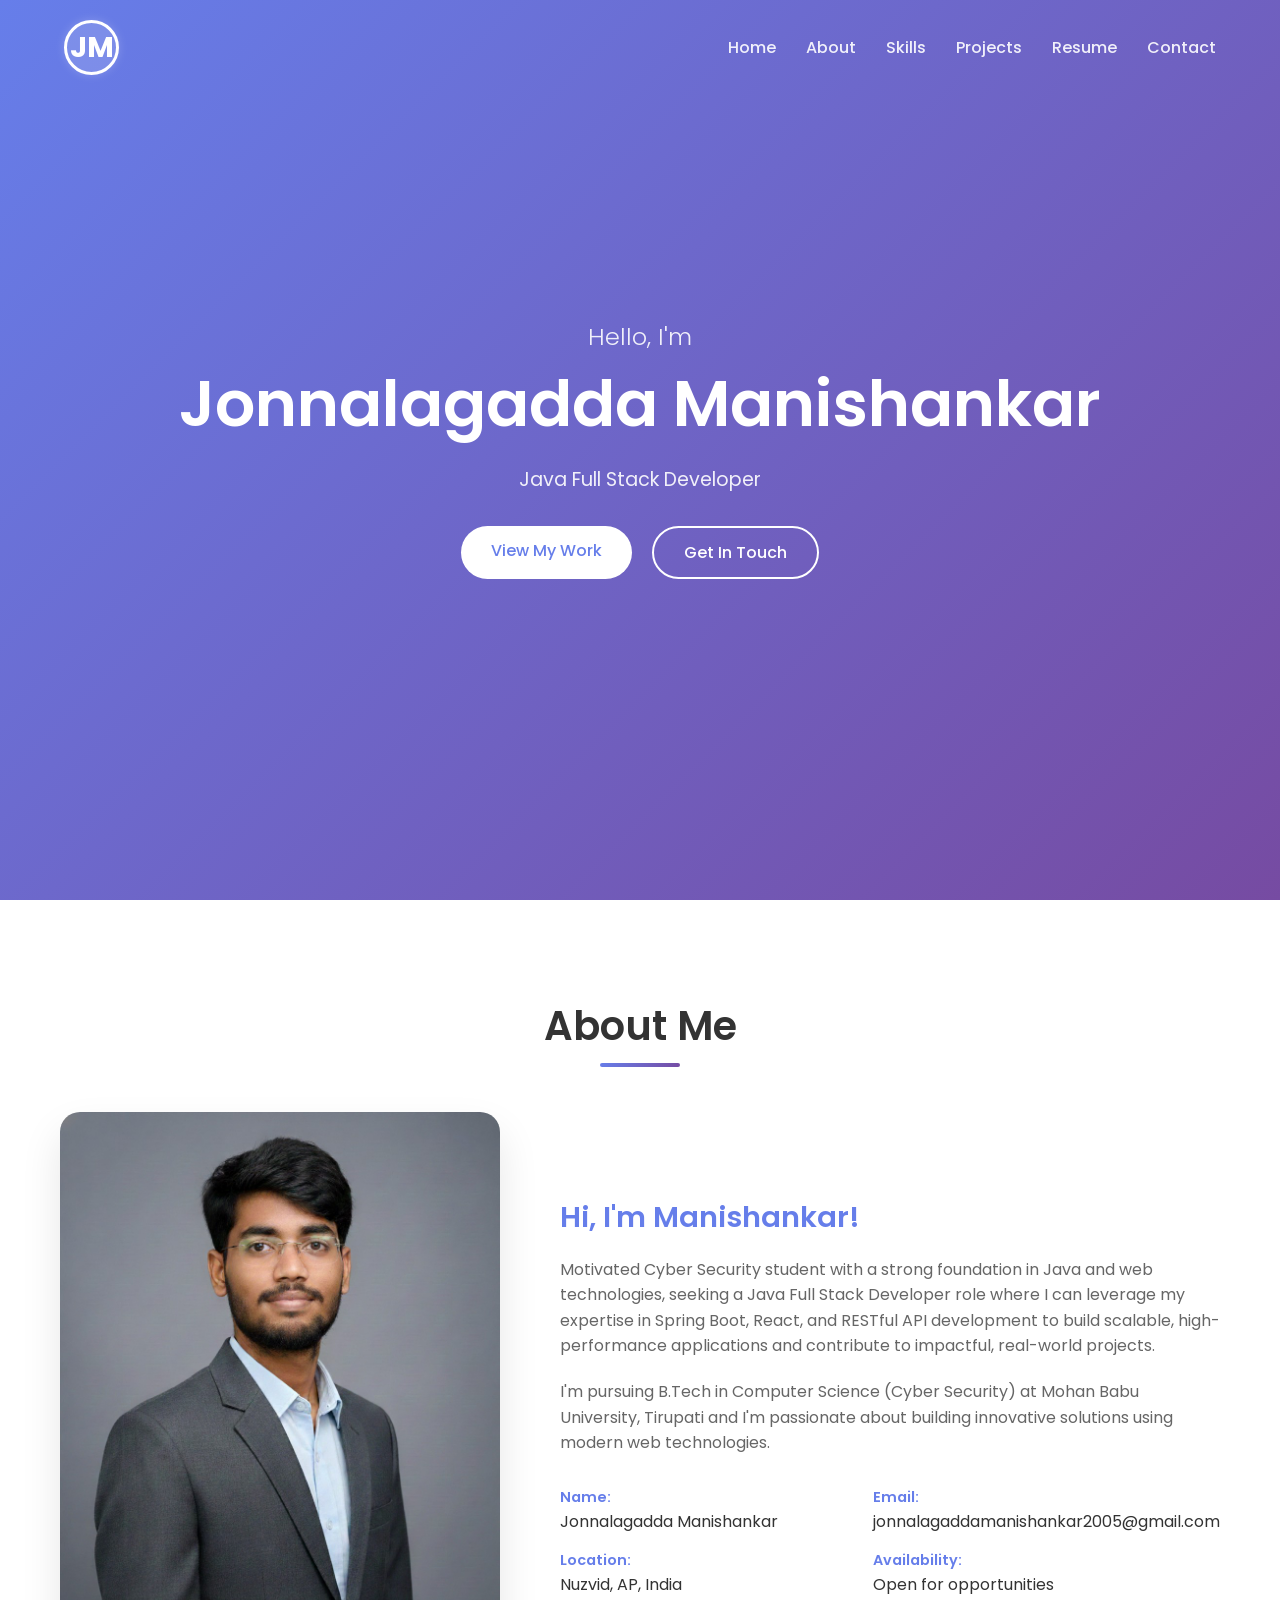
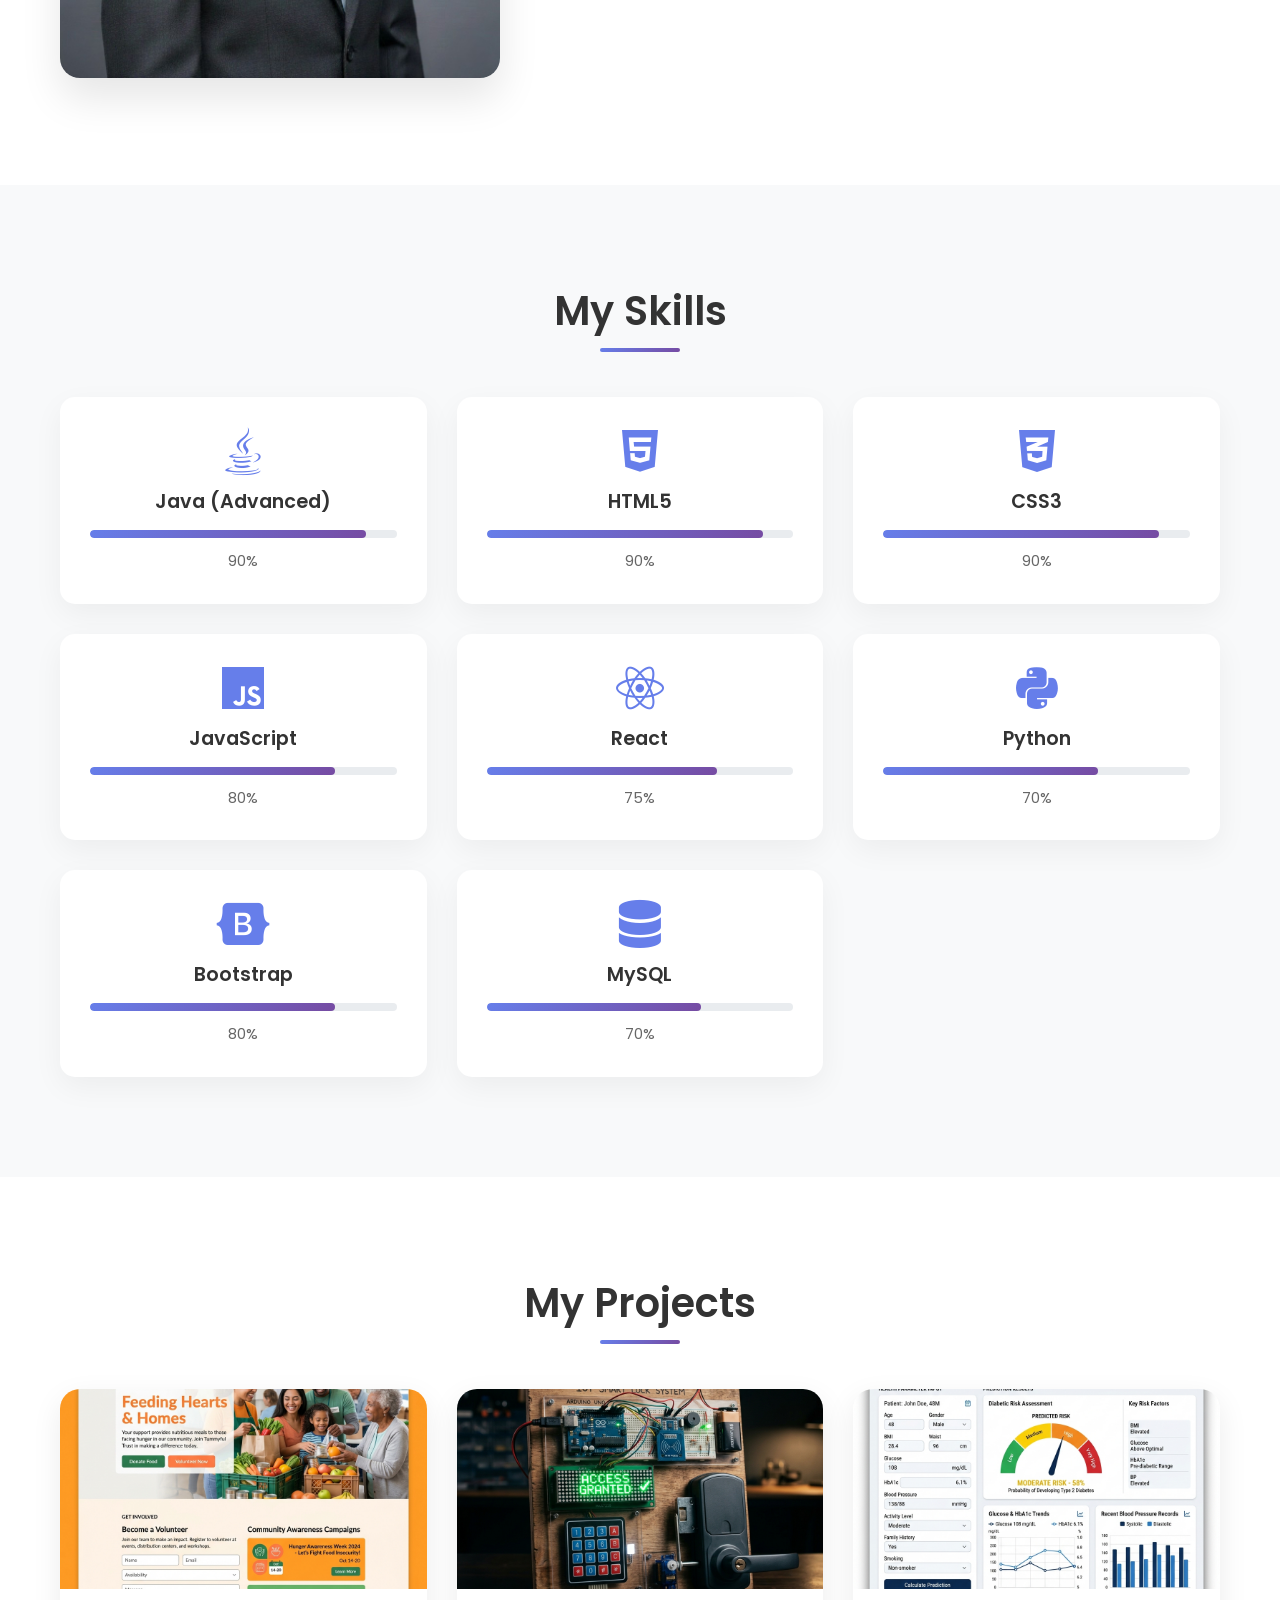
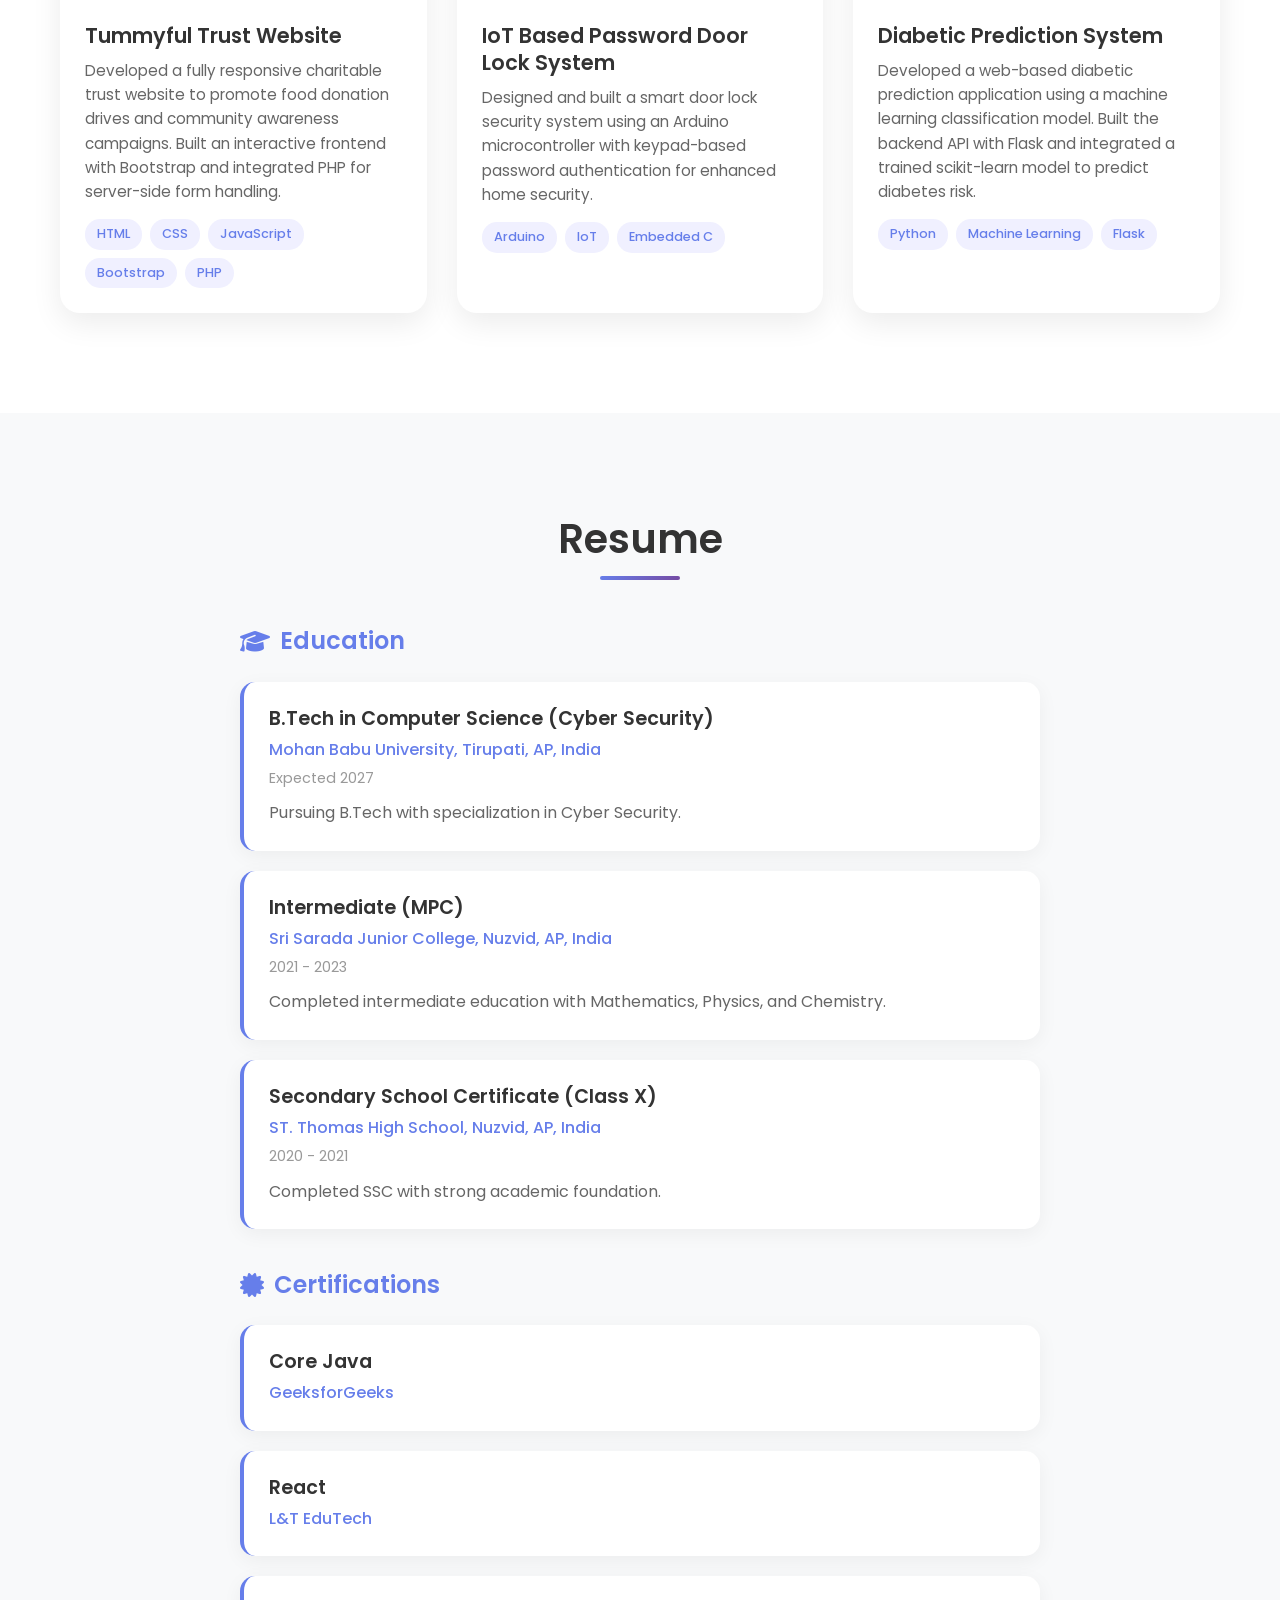
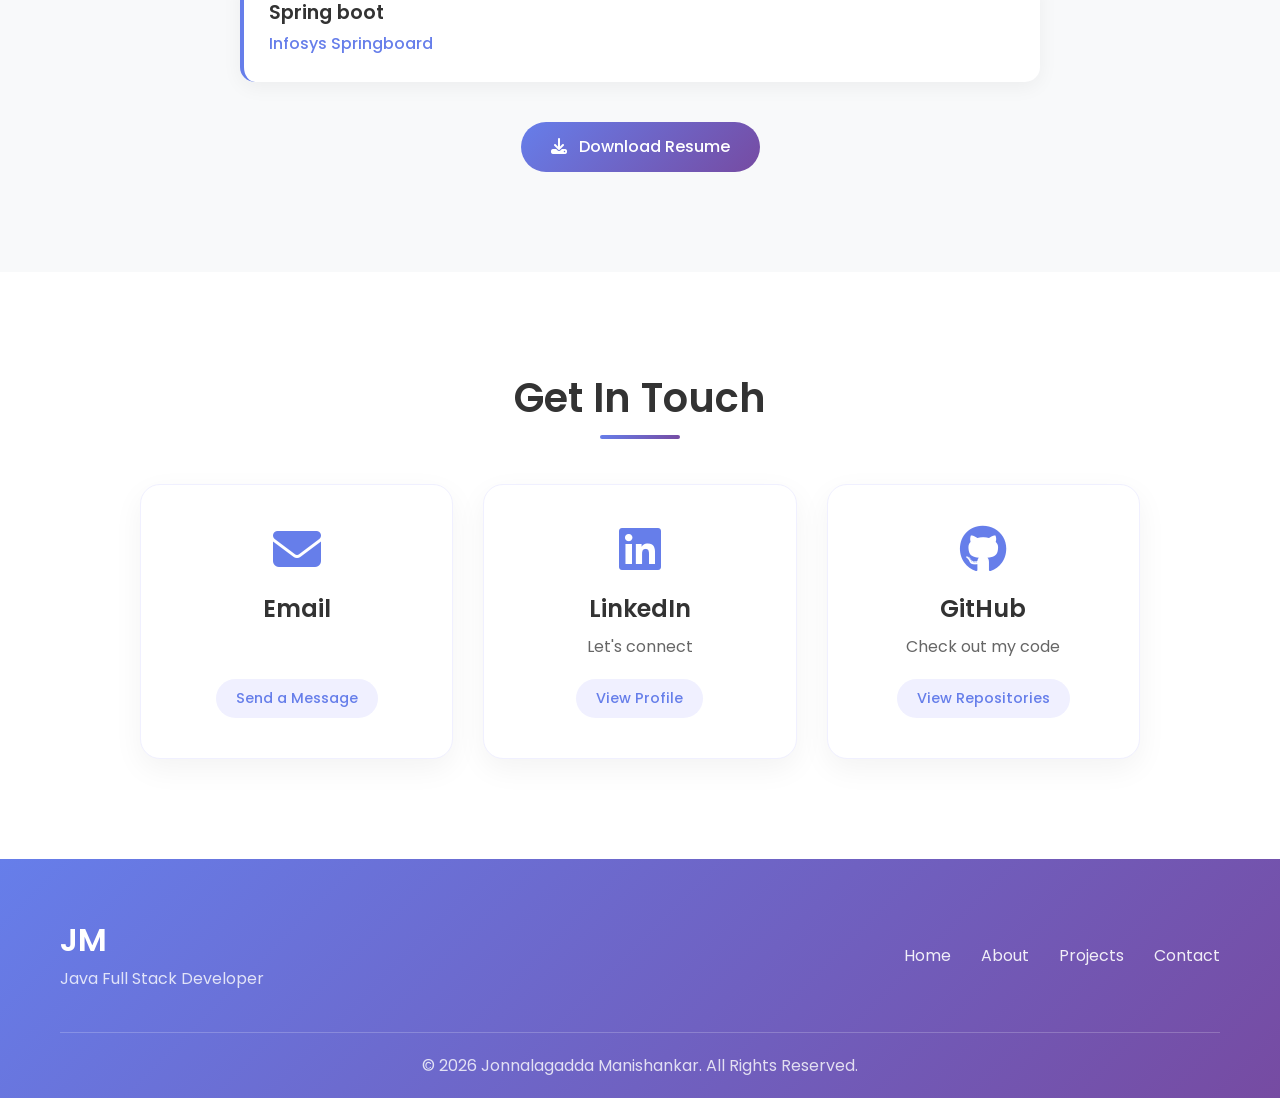
<file: index.html>
<!DOCTYPE html>
<html lang="en">

<head>
    <meta charset="UTF-8">
    <meta name="google-site-verification" content="EPhm6LQi4NuilBT_bPIooVeS-ByYGSuAhDLa6GmsNNg" />
    <meta name="viewport" content="width=device-width, initial-scale=1.0">
    <title>Jonnalagadda Manishankar | Portfolio</title>
    <link rel="icon" type="image/svg+xml" href="favicon.svg">
    <link rel="stylesheet" href="portfolio-styles.css">
    <link href="https://fonts.googleapis.com/css2?family=Poppins:wght@300;400;500;600;700&display=swap"
        rel="stylesheet">
    <link rel="stylesheet" href="https://cdnjs.cloudflare.com/ajax/libs/font-awesome/6.4.0/css/all.min.css">
</head>

<body>
    <!-- Header Section -->
    <header class="header">
        <nav class="navbar">
            <div class="logo">
                <h1>JM</h1>
            </div>
            <ul class="nav-links">
                <li><a href="#home">Home</a></li>
                <li><a href="#about">About</a></li>
                <li><a href="#skills">Skills</a></li>
                <li><a href="#projects">Projects</a></li>
                <li><a href="#resume">Resume</a></li>
                <li><a href="#contact">Contact</a></li>
            </ul>
            <div class="hamburger">
                <span></span>
                <span></span>
                <span></span>
            </div>
        </nav>

        <div class="hero" id="home">
            <div class="hero-content">
                <h2>Hello, I'm</h2>
                <h1>Jonnalagadda Manishankar</h1>
                <p class="tagline">Java Full Stack Developer </p>
                <div class="hero-buttons">
                    <a href="#projects" class="btn btn-primary">View My Work</a>
                    <a href="#contact" class="btn btn-secondary">Get In Touch</a>
                </div>
            </div>
        </div>
    </header>

    <!-- About Section -->
    <section class="about" id="about">
        <div class="container">
            <h2 class="section-title">About Me</h2>
            <div class="about-content">
                <div class="about-image">
                    <img src="Profile  Picture.jpg" alt="Jonnalagadda Manishankar">
                </div>
                <div class="about-text">
                    <h3>Hi, I'm Manishankar!</h3>
                    <div class="display:flex, justify content:center, align-items:center">
                        <p>Motivated Cyber Security student with a strong foundation in Java and web technologies,
                            seeking a Java Full Stack Developer role where I can leverage my expertise in Spring Boot,
                            React, and RESTful API development to build scalable, high-performance applications and
                            contribute to impactful, real-world projects.</p>
                        <p>I'm pursuing B.Tech in Computer Science (Cyber Security) at Mohan Babu University, Tirupati
                            and I'm passionate about building innovative solutions using modern web technologies.</p>
                    </div>
                    <div class="about-info">
                        <div class="info-item">
                            <span class="info-title">Name:</span>
                            <span>Jonnalagadda Manishankar</span>
                        </div>
                        <div class="info-item">
                            <span class="info-title">Email:</span>
                            <span>jonnalagaddamanishankar2005@gmail.com</span>
                        </div>
                        <div class="info-item">
                            <span class="info-title">Location:</span>
                            <span>Nuzvid, AP, India</span>
                        </div>
                        <div class="info-item">
                            <span class="info-title">Availability:</span>
                            <span>Open for opportunities</span>
                        </div>
                    </div>
                </div>
            </div>
        </div>
    </section>

    <!-- Skills Section -->
    <section class="skills" id="skills">
        <div class="container">
            <h2 class="section-title">My Skills</h2>
            <div class="skills-grid">
                <div class="skill-card">
                    <i class="fab fa-java"></i>
                    <h3>Java (Advanced)</h3>
                    <div class="skill-bar">
                        <div class="skill-progress" style="width: 90%;"></div>
                    </div>
                    <span>90%</span>
                </div>
                <div class="skill-card">
                    <i class="fab fa-html5"></i>
                    <h3>HTML5</h3>
                    <div class="skill-bar">
                        <div class="skill-progress" style="width: 90%;"></div>
                    </div>
                    <span>90%</span>
                </div>
                <div class="skill-card">
                    <i class="fab fa-css3-alt"></i>
                    <h3>CSS3</h3>
                    <div class="skill-bar">
                        <div class="skill-progress" style="width: 90%;"></div>
                    </div>
                    <span>90%</span>
                </div>
                <div class="skill-card">
                    <i class="fab fa-js"></i>
                    <h3>JavaScript</h3>
                    <div class="skill-bar">
                        <div class="skill-progress" style="width: 80%;"></div>
                    </div>
                    <span>80%</span>
                </div>
                <div class="skill-card">
                    <i class="fab fa-react"></i>
                    <h3>React</h3>
                    <div class="skill-bar">
                        <div class="skill-progress" style="width: 75%;"></div>
                    </div>
                    <span>75%</span>
                </div>
                <div class="skill-card">
                    <i class="fab fa-python"></i>
                    <h3>Python</h3>
                    <div class="skill-bar">
                        <div class="skill-progress" style="width: 70%;"></div>
                    </div>
                    <span>70%</span>
                </div>
                <div class="skill-card">
                    <i class="fab fa-bootstrap"></i>
                    <h3>Bootstrap</h3>
                    <div class="skill-bar">
                        <div class="skill-progress" style="width: 80%;"></div>
                    </div>
                    <span>80%</span>
                </div>
                <div class="skill-card">
                    <i class="fas fa-database"></i>
                    <h3>MySQL</h3>
                    <div class="skill-bar">
                        <div class="skill-progress" style="width: 70%;"></div>
                    </div>
                    <span>70%</span>
                </div>
            </div>
        </div>
    </section>

    <!-- Projects Section -->
    <section class="projects" id="projects">
        <div class="container">
            <h2 class="section-title">My Projects</h2>
            <div class="projects-grid">
                <div class="project-card">
                    <div class="project-image">
                        <img src="tummyful-trust-project.png" alt="Tummyful Trust Website">
                        <div class="project-overlay">
                            <a href="#" class="btn btn-small">View Project</a>
                        </div>
                    </div>
                    <div class="project-info">
                        <h3>Tummyful Trust Website</h3>
                        <p>Developed a fully responsive charitable trust website to promote food donation drives and
                            community awareness campaigns. Built an interactive frontend with Bootstrap and integrated
                            PHP for server-side form handling.</p>
                        <div class="project-tags">
                            <span>HTML</span>
                            <span>CSS</span>
                            <span>JavaScript</span>
                            <span>Bootstrap</span>
                            <span>PHP</span>
                        </div>
                    </div>
                </div>
                <div class="project-card">
                    <div class="project-image">
                        <img src="iot-doorlock-project.png" alt="IoT Door Lock System">
                        <div class="project-overlay">
                            <a href="#" class="btn btn-small">View Project</a>
                        </div>
                    </div>
                    <div class="project-info">
                        <h3>IoT Based Password Door Lock System</h3>
                        <p>Designed and built a smart door lock security system using an Arduino microcontroller with
                            keypad-based password authentication for enhanced home security.</p>
                        <div class="project-tags">
                            <span>Arduino</span>
                            <span>IoT</span>
                            <span>Embedded C</span>
                        </div>
                    </div>
                </div>
                <div class="project-card">
                    <div class="project-image">
                        <img src="diabetic-prediction-project.png" alt="Diabetic Prediction System">
                        <div class="project-overlay">
                            <a href="#" class="btn btn-small">View Project</a>
                        </div>
                    </div>
                    <div class="project-info">
                        <h3>Diabetic Prediction System</h3>
                        <p>Developed a web-based diabetic prediction application using a machine learning classification
                            model. Built the backend API with Flask and integrated a trained scikit-learn model to
                            predict diabetes risk.</p>
                        <div class="project-tags">
                            <span>Python</span>
                            <span>Machine Learning</span>
                            <span>Flask</span>
                        </div>
                    </div>
                </div>
            </div>
        </div>
    </section>

    <!-- Resume Section -->
    <section class="resume" id="resume">
        <div class="container">
            <h2 class="section-title">Resume</h2>
            <div class="resume-content">
                <div class="resume-section">
                    <h3><i class="fas fa-graduation-cap"></i> Education</h3>
                    <div class="resume-item">
                        <h4>B.Tech in Computer Science (Cyber Security)</h4>
                        <span class="company">Mohan Babu University, Tirupati, AP, India</span>
                        <span class="date">Expected 2027</span>
                        <p>Pursuing B.Tech with specialization in Cyber Security.</p>
                    </div>
                    <div class="resume-item">
                        <h4>Intermediate (MPC)</h4>
                        <span class="company">Sri Sarada Junior College, Nuzvid, AP, India</span>
                        <span class="date">2021 - 2023</span>
                        <p>Completed intermediate education with Mathematics, Physics, and Chemistry.</p>
                    </div>
                    <div class="resume-item">
                        <h4>Secondary School Certificate (Class X)</h4>
                        <span class="company">ST. Thomas High School, Nuzvid, AP, India</span>
                        <span class="date">2020 - 2021</span>
                        <p>Completed SSC with strong academic foundation.</p>
                    </div>
                </div>
                <div class="resume-section">
                    <h3><i class="fas fa-certificate"></i> Certifications</h3>
                    <div class="resume-item">
                        <h4>Core Java</h4>
                        <span class="company">GeeksforGeeks</span>
                    </div>
                    <div class="resume-item">
                        <h4>React</h4>
                        <span class="company">L&T EduTech</span>
                    </div>
                    <div class="resume-item">
                        <h4>Spring boot</h4>
                        <span class="company">Infosys Springboard</span>
                    </div>
                </div>
                <div class="download-resume">
                    <a href="Manishankar_Resume.pdf" class="btn btn-primary" download>
                        <i class="fas fa-download"></i> Download Resume
                    </a>
                </div>
            </div>
        </div>
    </section>

    <!-- Contact Section -->
    <section class="contact" id="contact">
        <div class="container">
            <h2 class="section-title">Get In Touch</h2>
            <div class="contact-cards">
                <a href="https://mail.google.com/mail/?view=cm&fs=1&to=jonnalagaddamanishankar2005@gmail.com" target="_blank" class="contact-card">
                    <i class="fas fa-envelope"></i>
                    <h4>Email</h4>
                    <span class="click-text">Send a Message</span>
                </a>
                
                <a href="https://www.linkedin.com/in/manishankar-jonnalagadda" target="_blank" class="contact-card">
                    <i class="fab fa-linkedin"></i>
                    <h4>LinkedIn</h4>
                    <p>Let's connect</p>
                    <span class="click-text">View Profile</span>
                </a>
                
                <a href="https://github.com/Manishankar2210" target="_blank" class="contact-card">
                    <i class="fab fa-github"></i>
                    <h4>GitHub</h4>
                    <p>Check out my code</p>
                    <span class="click-text">View Repositories</span>
                </a>
            </div>
        </div>
    </section>

    <!-- Footer -->
    <footer class="footer">
        <div class="container">
            <div class="footer-content">
                <div class="footer-logo">
                    <h2>JM</h2>
                    <p>Java Full Stack Developer</p>
                </div>
                <div class="footer-links">
                    <a href="#home">Home</a>
                    <a href="#about">About</a>
                    <a href="#projects">Projects</a>
                    <a href="#contact">Contact</a>
                </div>
            </div>
            <div class="footer-bottom">
                <p>&copy; 2026 Jonnalagadda Manishankar. All Rights Reserved.</p>
            </div>
        </div>
    </footer>

    <script src="portfolio-script.js"></script>
</body>

</html>
</file>
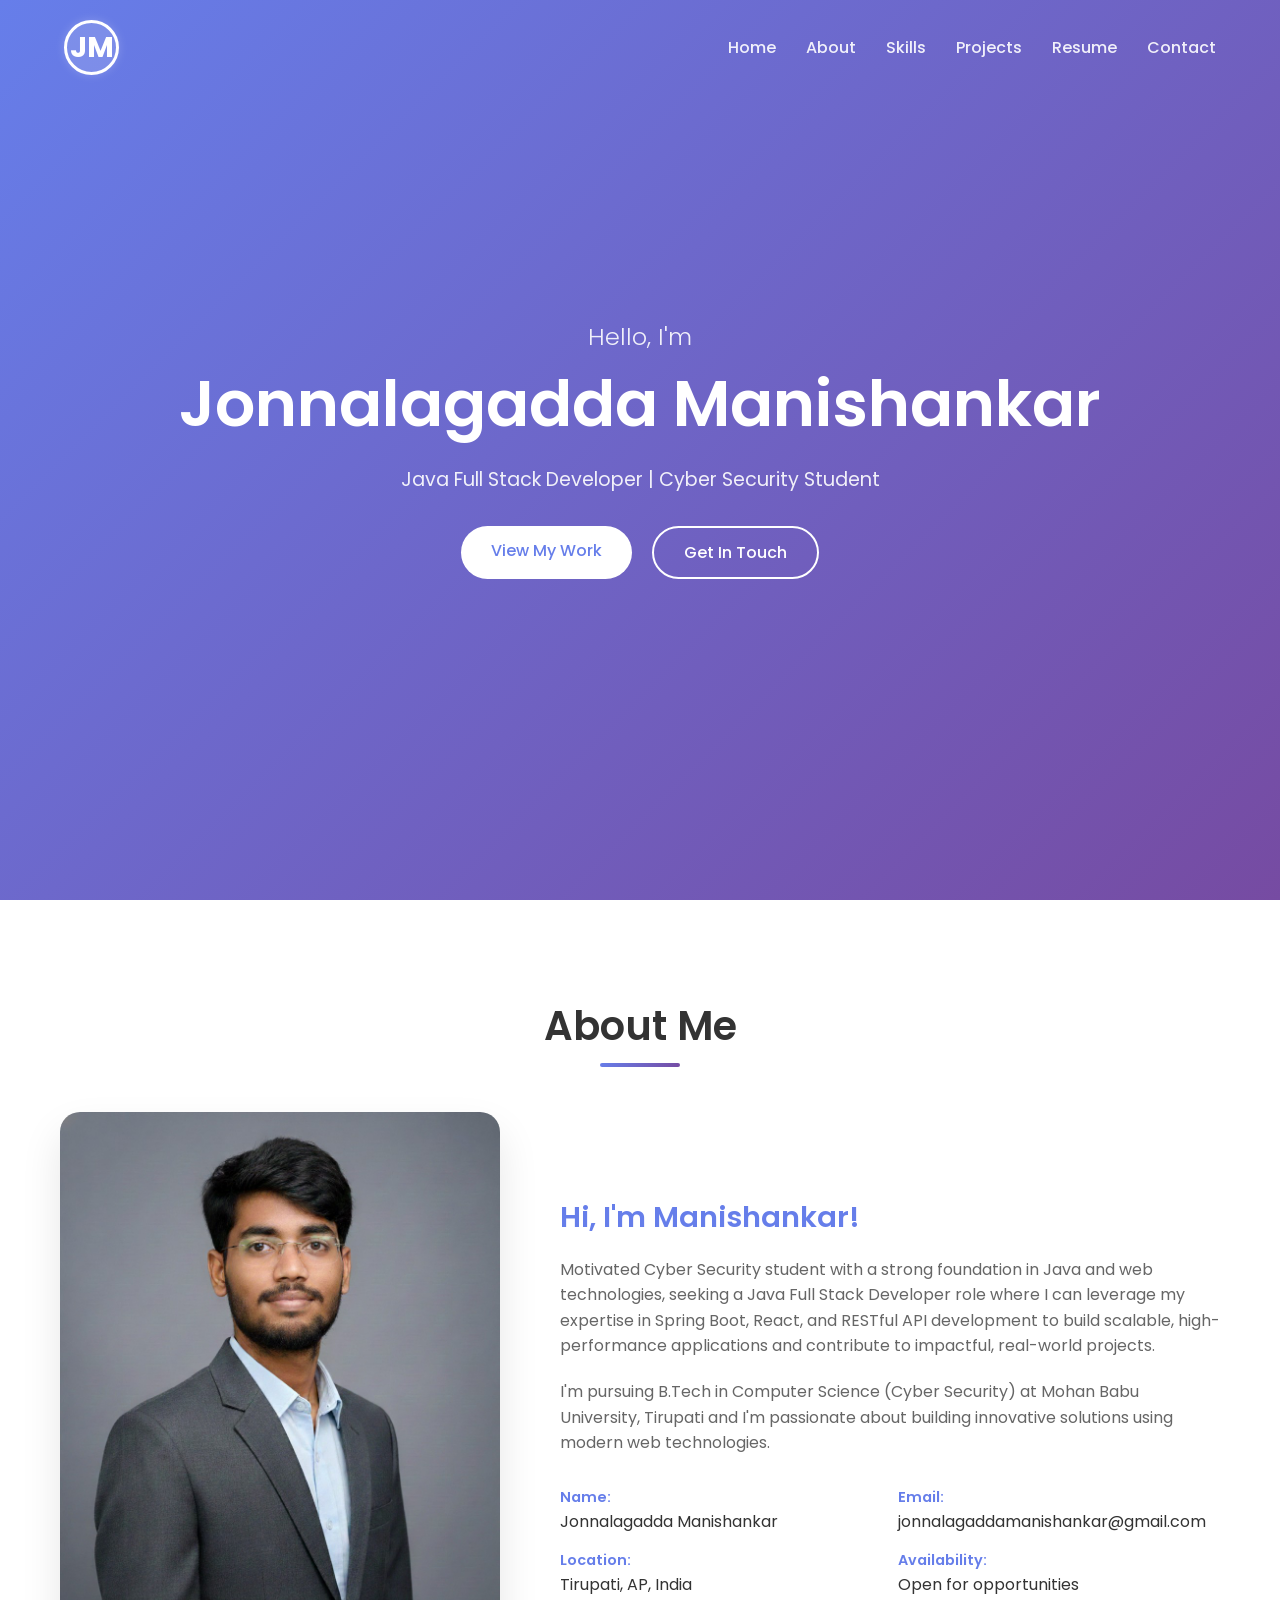
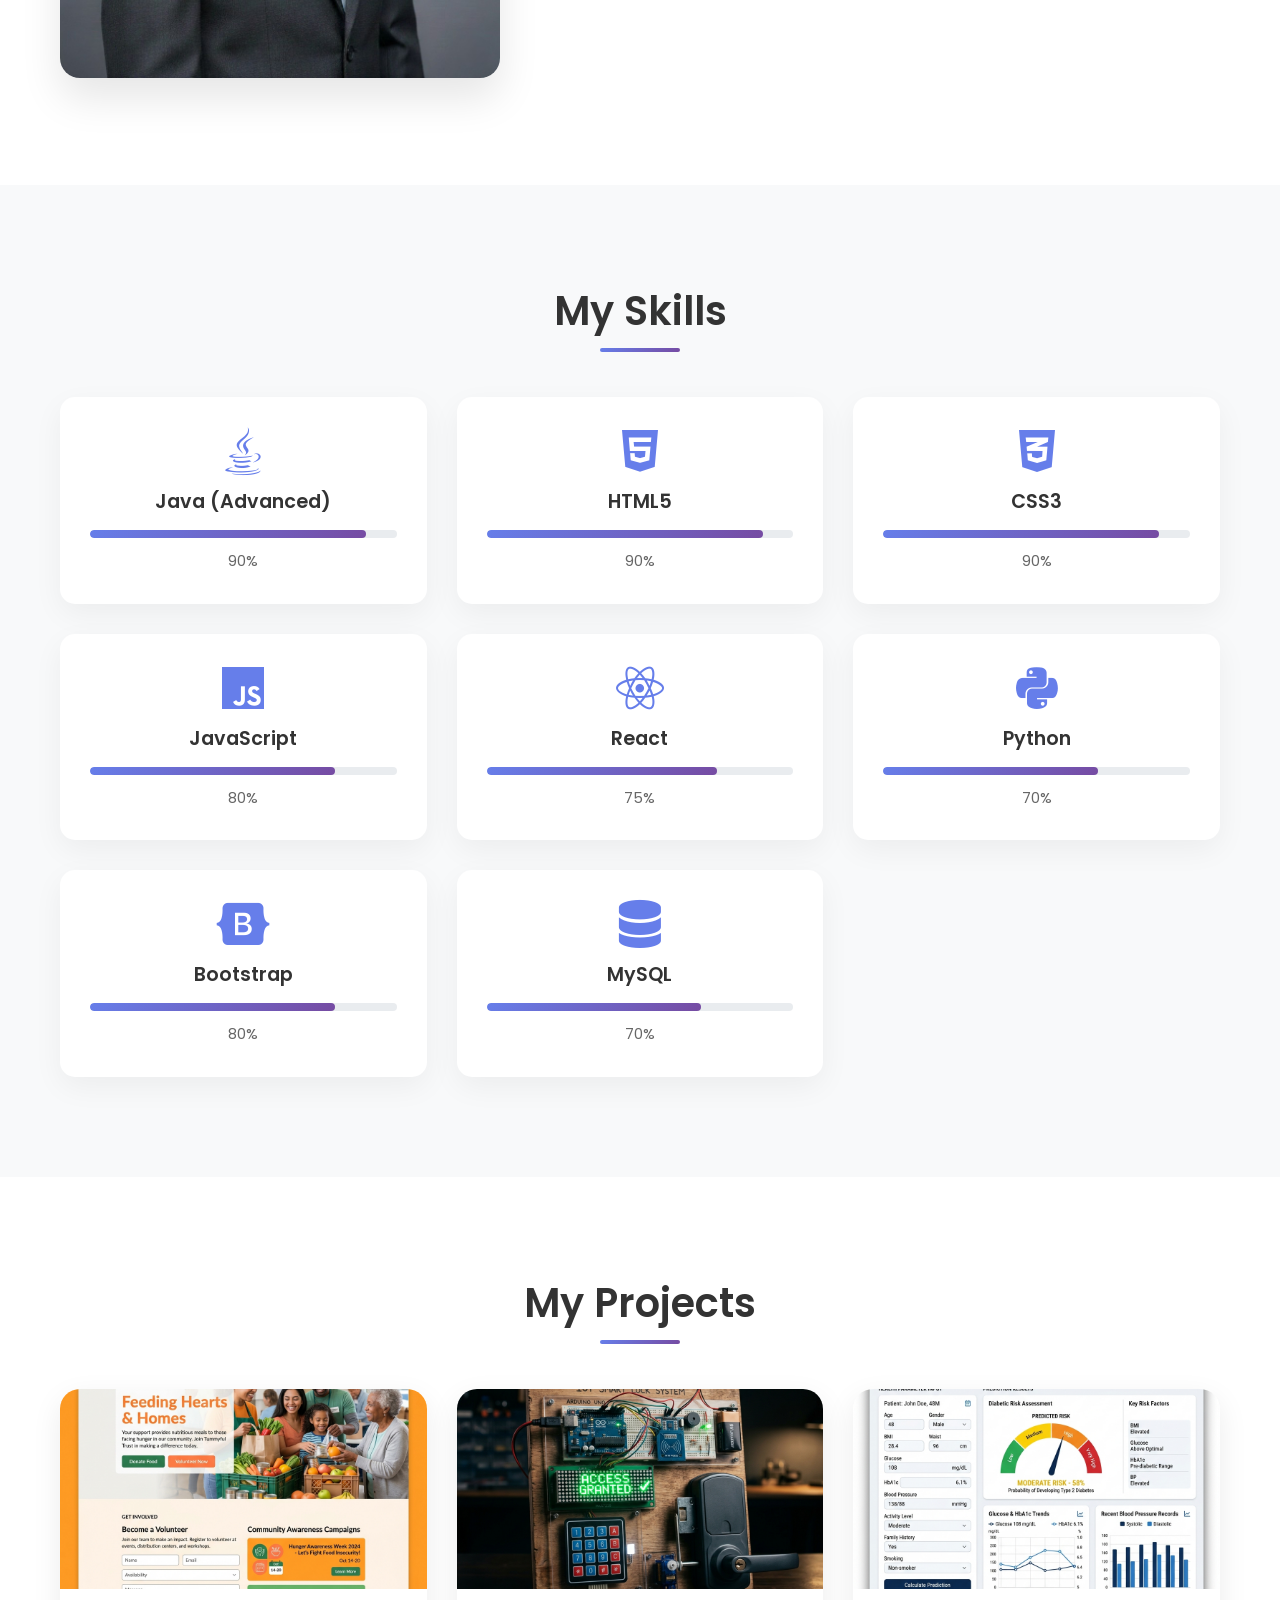
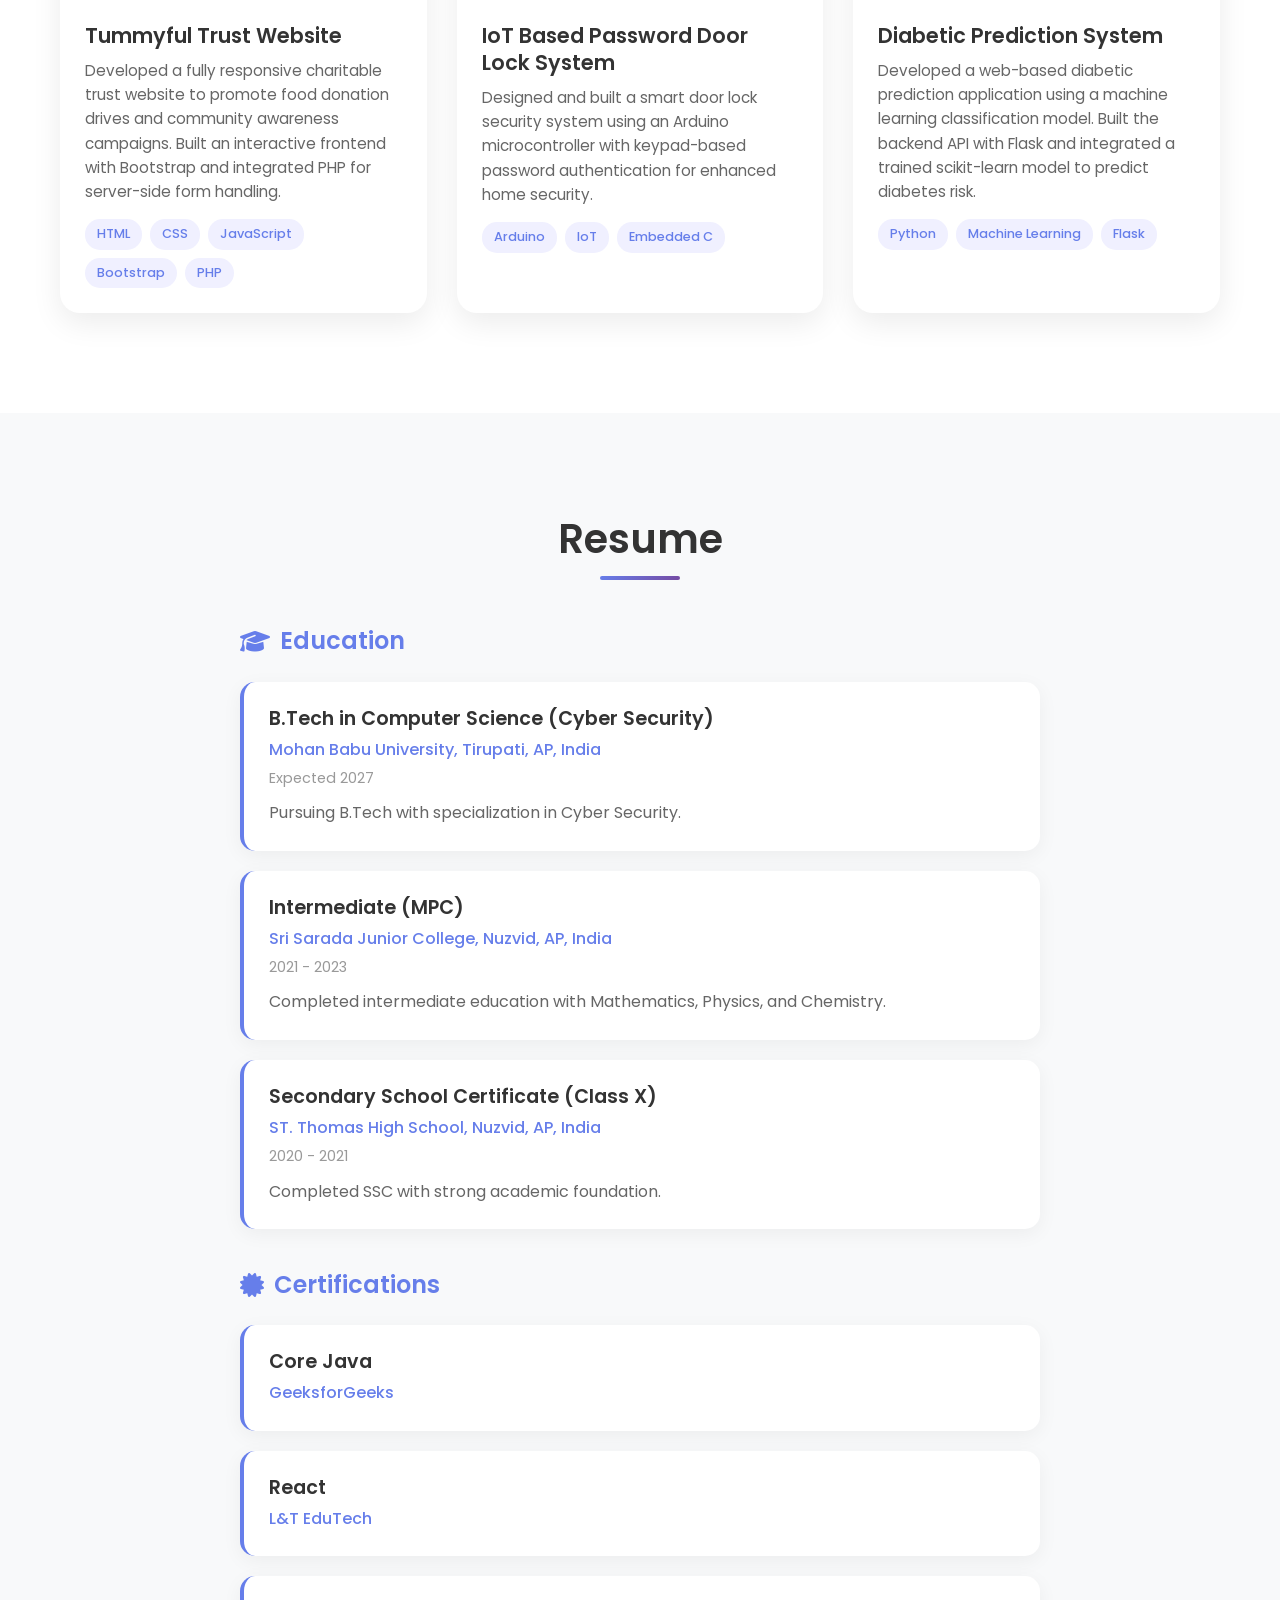
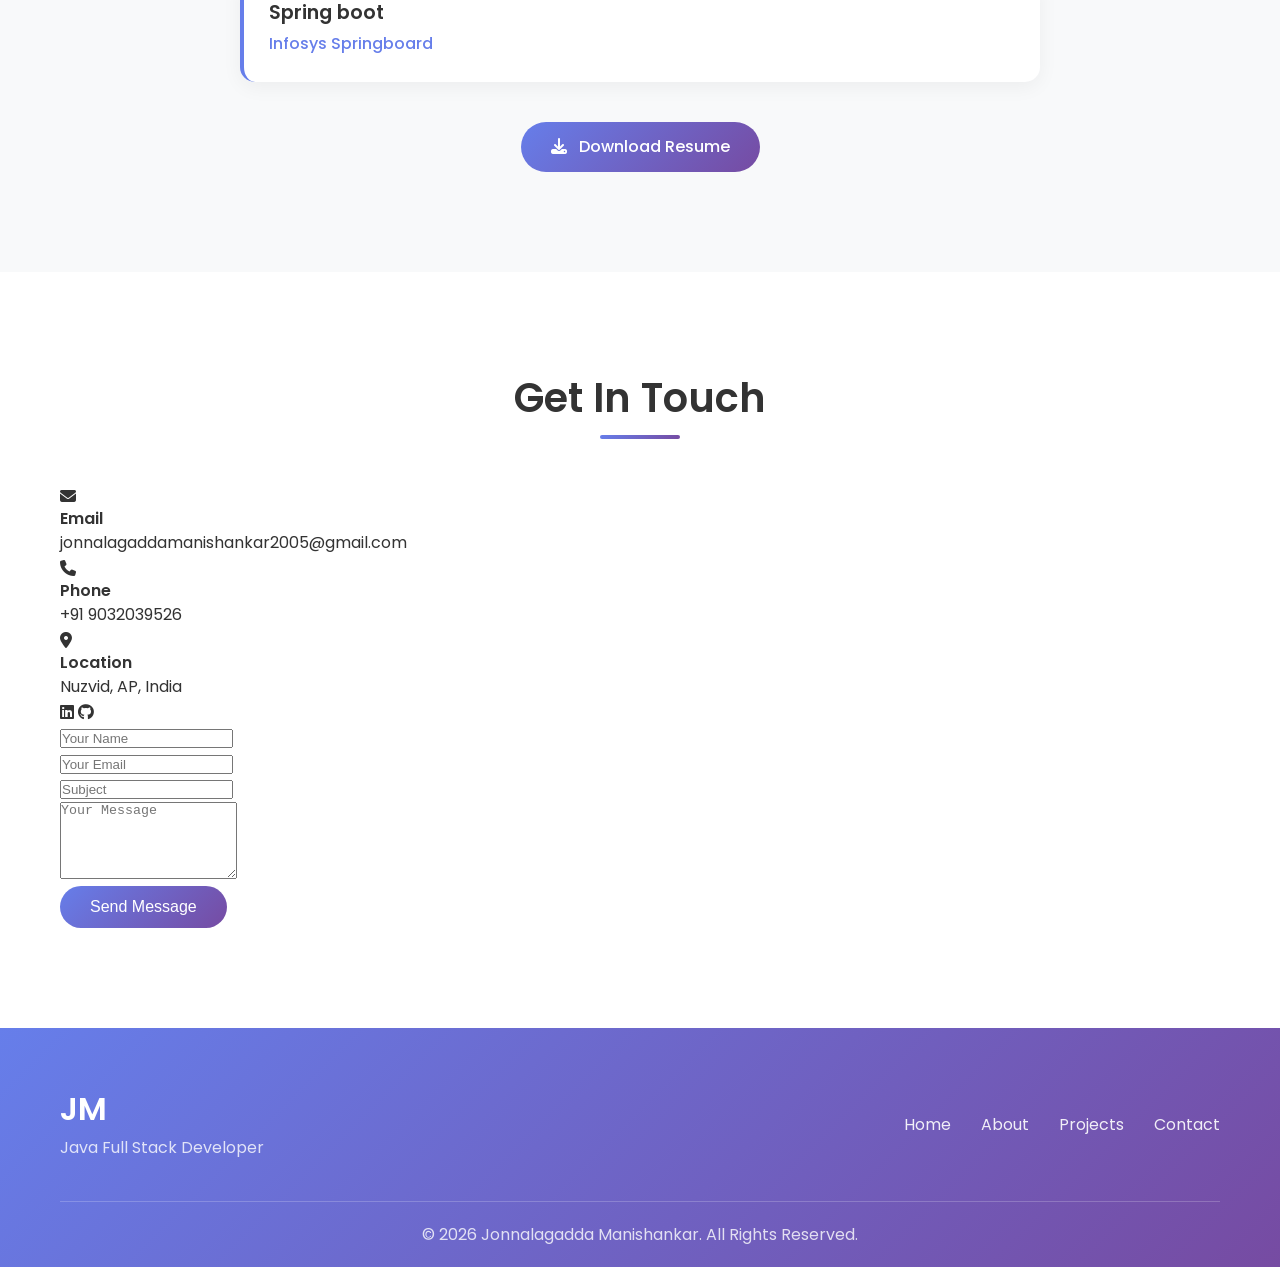
<file: portfolio-index.html>
<!DOCTYPE html>
<html lang="en">
<head>
    <meta charset="UTF-8">
    <meta name="viewport" content="width=device-width, initial-scale=1.0">
    <title>Jonnalagadda Manishankar | Portfolio</title>
    <link rel="stylesheet" href="portfolio-styles.css">
    <link href="https://fonts.googleapis.com/css2?family=Poppins:wght@300;400;500;600;700&display=swap" rel="stylesheet">
    <link rel="stylesheet" href="https://cdnjs.cloudflare.com/ajax/libs/font-awesome/6.4.0/css/all.min.css">
</head>
<body>
    <!-- Header Section -->
    <header class="header">
        <nav class="navbar">
            <div class="logo">
                <h1>JM</h1>
            </div>
            <ul class="nav-links">
                <li><a href="#home">Home</a></li>
                <li><a href="#about">About</a></li>
                <li><a href="#skills">Skills</a></li>
                <li><a href="#projects">Projects</a></li>
                <li><a href="#resume">Resume</a></li>
                <li><a href="#contact">Contact</a></li>
            </ul>
            <div class="hamburger">
                <span></span>
                <span></span>
                <span></span>
            </div>
        </nav>
        
        <div class="hero" id="home">
            <div class="hero-content">
                <h2>Hello, I'm</h2>
                <h1>Jonnalagadda Manishankar</h1>
                <p class="tagline">Java Full Stack Developer | Cyber Security Student</p>
                <div class="hero-buttons">
                    <a href="#projects" class="btn btn-primary">View My Work</a>
                    <a href="#contact" class="btn btn-secondary">Get In Touch</a>
                </div>
            </div>
        </div>
    </header>

    <!-- About Section -->
    <section class="about" id="about">
        <div class="container">
            <h2 class="section-title">About Me</h2>
            <div class="about-content">
                <div class="about-image">
                    <img src="Profile  Picture.jpg" alt="Jonnalagadda Manishankar">
                </div>
                <div class="about-text">
                    <h3>Hi, I'm Manishankar!</h3>
                    <p>Motivated Cyber Security student with a strong foundation in Java and web technologies, seeking a Java Full Stack Developer role where I can leverage my expertise in Spring Boot, React, and RESTful API development to build scalable, high-performance applications and contribute to impactful, real-world projects.</p>
                    <p>I'm pursuing B.Tech in Computer Science (Cyber Security) at Mohan Babu University, Tirupati and I'm passionate about building innovative solutions using modern web technologies.</p>
                    <div class="about-info">
                        <div class="info-item">
                            <span class="info-title">Name:</span>
                            <span>Jonnalagadda Manishankar</span>
                        </div>
                        <div class="info-item">
                            <span class="info-title">Email:</span>
                            <span>jonnalagaddamanishankar@gmail.com</span>
                        </div>
                        <div class="info-item">
                            <span class="info-title">Location:</span>
                            <span>Tirupati, AP, India</span>
                        </div>
                        <div class="info-item">
                            <span class="info-title">Availability:</span>
                            <span>Open for opportunities</span>
                        </div>
                    </div>
                </div>
            </div>
        </div>
    </section>

    <!-- Skills Section -->
    <section class="skills" id="skills">
        <div class="container">
            <h2 class="section-title">My Skills</h2>
            <div class="skills-grid">
                <div class="skill-card">
                    <i class="fab fa-java"></i>
                    <h3>Java (Advanced)</h3>
                    <div class="skill-bar">
                        <div class="skill-progress" style="width: 90%;"></div>
                    </div>
                    <span>90%</span>
                </div>
                <div class="skill-card">
                    <i class="fab fa-html5"></i>
                    <h3>HTML5</h3>
                    <div class="skill-bar">
                        <div class="skill-progress" style="width: 90%;"></div>
                    </div>
                    <span>90%</span>
                </div>
                <div class="skill-card">
                    <i class="fab fa-css3-alt"></i>
                    <h3>CSS3</h3>
                    <div class="skill-bar">
                        <div class="skill-progress" style="width: 90%;"></div>
                    </div>
                    <span>90%</span>
                </div>
                <div class="skill-card">
                    <i class="fab fa-js"></i>
                    <h3>JavaScript</h3>
                    <div class="skill-bar">
                        <div class="skill-progress" style="width: 80%;"></div>
                    </div>
                    <span>80%</span>
                </div>
                <div class="skill-card">
                    <i class="fab fa-react"></i>
                    <h3>React</h3>
                    <div class="skill-bar">
                        <div class="skill-progress" style="width: 75%;"></div>
                    </div>
                    <span>75%</span>
                </div>
                <div class="skill-card">
                    <i class="fab fa-python"></i>
                    <h3>Python</h3>
                    <div class="skill-bar">
                        <div class="skill-progress" style="width: 70%;"></div>
                    </div>
                    <span>70%</span>
                </div>
                <div class="skill-card">
                    <i class="fab fa-bootstrap"></i>
                    <h3>Bootstrap</h3>
                    <div class="skill-bar">
                        <div class="skill-progress" style="width: 80%;"></div>
                    </div>
                    <span>80%</span>
                </div>
                <div class="skill-card">
                    <i class="fas fa-database"></i>
                    <h3>MySQL</h3>
                    <div class="skill-bar">
                        <div class="skill-progress" style="width: 70%;"></div>
                    </div>
                    <span>70%</span>
                </div>
            </div>
        </div>
    </section>

    <!-- Projects Section -->
    <section class="projects" id="projects">
        <div class="container">
            <h2 class="section-title">My Projects</h2>
            <div class="projects-grid">
                <div class="project-card">
                    <div class="project-image">
                        <img src="tummyful-trust-project.png" alt="Tummyful Trust Website">
                        <div class="project-overlay">
                            <a href="#" class="btn btn-small">View Project</a>
                        </div>
                    </div>
                    <div class="project-info">
                        <h3>Tummyful Trust Website</h3>
                        <p>Developed a fully responsive charitable trust website to promote food donation drives and community awareness campaigns. Built an interactive frontend with Bootstrap and integrated PHP for server-side form handling.</p>
                        <div class="project-tags">
                            <span>HTML</span>
                            <span>CSS</span>
                            <span>JavaScript</span>
                            <span>Bootstrap</span>
                            <span>PHP</span>
                        </div>
                    </div>
                </div>
                <div class="project-card">
                    <div class="project-image">
                        <img src="iot-doorlock-project.png" alt="IoT Door Lock System">
                        <div class="project-overlay">
                            <a href="#" class="btn btn-small">View Project</a>
                        </div>
                    </div>
                    <div class="project-info">
                        <h3>IoT Based Password Door Lock System</h3>
                        <p>Designed and built a smart door lock security system using an Arduino microcontroller with keypad-based password authentication for enhanced home security.</p>
                        <div class="project-tags">
                            <span>Arduino</span>
                            <span>IoT</span>
                            <span>Embedded C</span>
                        </div>
                    </div>
                </div>
                <div class="project-card">
                    <div class="project-image">
                        <img src="diabetic-prediction-project.png" alt="Diabetic Prediction System">
                        <div class="project-overlay">
                            <a href="#" class="btn btn-small">View Project</a>
                        </div>
                    </div>
                    <div class="project-info">
                        <h3>Diabetic Prediction System</h3>
                        <p>Developed a web-based diabetic prediction application using a machine learning classification model. Built the backend API with Flask and integrated a trained scikit-learn model to predict diabetes risk.</p>
                        <div class="project-tags">
                            <span>Python</span>
                            <span>Machine Learning</span>
                            <span>Flask</span>
                        </div>
                    </div>
                </div>
            </div>
        </div>
    </section>

    <!-- Resume Section -->
    <section class="resume" id="resume">
        <div class="container">
            <h2 class="section-title">Resume</h2>
            <div class="resume-content">
                <div class="resume-section">
                    <h3><i class="fas fa-graduation-cap"></i> Education</h3>
                    <div class="resume-item">
                        <h4>B.Tech in Computer Science (Cyber Security)</h4>
                        <span class="company">Mohan Babu University, Tirupati, AP, India</span>
                        <span class="date">Expected 2027</span>
                        <p>Pursuing B.Tech with specialization in Cyber Security.</p>
                    </div>
                    <div class="resume-item">
                        <h4>Intermediate (MPC)</h4>
                        <span class="company">Sri Sarada Junior College, Nuzvid, AP, India</span>
                        <span class="date">2021 - 2023</span>
                        <p>Completed intermediate education with Mathematics, Physics, and Chemistry.</p>
                    </div>
                    <div class="resume-item">
                        <h4>Secondary School Certificate (Class X)</h4>
                        <span class="company">ST. Thomas High School, Nuzvid, AP, India</span>
                        <span class="date">2020 - 2021</span>
                        <p>Completed SSC with strong academic foundation.</p>
                    </div>
                </div>
                <div class="resume-section">
                    <h3><i class="fas fa-certificate"></i> Certifications</h3>
                    <div class="resume-item">
                        <h4>Core Java</h4>
                        <span class="company">GeeksforGeeks</span>
                    </div>
                    <div class="resume-item">
                        <h4>React</h4>
                        <span class="company">L&T EduTech</span>
                    </div>
                    <div class="resume-item">
                        <h4>Spring boot</h4>
                        <span class="company">Infosys Springboard</span>
                    </div>
                </div>
                <div class="download-resume">
                    <a href="Manishankar_Resume.pdf" class="btn btn-primary" download>
                        <i class="fas fa-download"></i> Download Resume
                    </a>
                </div>
            </div>
        </div>
    </section>

    <!-- Contact Section -->
    <section class="contact" id="contact">
        <div class="container">
            <h2 class="section-title">Get In Touch</h2>
            <div class="contact-content">
                <div class="contact-info">
                    <div class="contact-item">
                        <i class="fas fa-envelope"></i>
                        <div>
                            <h4>Email</h4>
                            <p>jonnalagaddamanishankar2005@gmail.com</p>
                        </div>
                    </div>
                    <div class="contact-item">
                        <i class="fas fa-phone"></i>
                        <div>
                            <h4>Phone</h4>
                            <p>+91 9032039526</p>
                        </div>
                    </div>
                    <div class="contact-item">
                        <i class="fas fa-map-marker-alt"></i>
                        <div>
                            <h4>Location</h4>
                            <p>Nuzvid, AP, India</p>
                        </div>
                    </div>
                    <div class="social-links">
                        <a href="#" aria-label="LinkedIn"><i class="fab fa-linkedin"></i></a>
                        <a href="#" aria-label="GitHub"><i class="fab fa-github"></i></a>
                    </div>
                </div>
                <form class="contact-form">
                    <div class="form-group">
                        <input type="text" placeholder="Your Name" required>
                    </div>
                    <div class="form-group">
                        <input type="email" placeholder="Your Email" required>
                    </div>
                    <div class="form-group">
                        <input type="text" placeholder="Subject">
                    </div>
                    <div class="form-group">
                        <textarea placeholder="Your Message" rows="5" required></textarea>
                    </div>
                    <button type="submit" class="btn btn-primary">Send Message</button>
                </form>
            </div>
        </div>
    </section>

    <!-- Footer -->
    <footer class="footer">
        <div class="container">
            <div class="footer-content">
                <div class="footer-logo">
                    <h2>JM</h2>
                    <p>Java Full Stack Developer</p>
                </div>
                <div class="footer-links">
                    <a href="#home">Home</a>
                    <a href="#about">About</a>
                    <a href="#projects">Projects</a>
                    <a href="#contact">Contact</a>
                </div>
            </div>
            <div class="footer-bottom">
                <p>&copy; 2026 Jonnalagadda Manishankar. All Rights Reserved.</p>
            </div>
        </div>
    </footer>

    <script src="portfolio-script.js"></script>
</body>
</html>
</file>
<file: portfolio-styles.css>
/* Reset and Base Styles */
* {
    margin: 0;
    padding: 0;
    box-sizing: border-box;
}

html {
    scroll-behavior: smooth;
}

body {
    font-family: 'Poppins', sans-serif;
    line-height: 1.6;
    color: #333;
    background-color: #f8f9fa;
}

.container {
    max-width: 1200px;
    margin: 0 auto;
    padding: 0 20px;
}

/* Typography */
h1, h2, h3, h4, h5, h6 {
    font-weight: 600;
    line-height: 1.3;
}

a {
    text-decoration: none;
    color: inherit;
    transition: color 0.3s ease;
}

/* Buttons */
.btn {
    display: inline-block;
    padding: 12px 30px;
    border-radius: 30px;
    font-weight: 500;
    cursor: pointer;
    transition: all 0.3s ease;
    border: none;
    font-size: 1rem;
}

.btn-primary {
    background: linear-gradient(135deg, #667eea 0%, #764ba2 100%);
    color: white;
}

.btn-primary:hover {
    transform: translateY(-3px);
    box-shadow: 0 10px 20px rgba(102, 126, 234, 0.4);
}

.btn-secondary {
    background: transparent;
    color: #667eea;
    border: 2px solid #667eea;
}

.btn-secondary:hover {
    background: #667eea;
    color: white;
}

.btn-small {
    padding: 8px 20px;
    font-size: 0.9rem;
}

/* Section Title */
.section-title {
    text-align: center;
    font-size: 2.5rem;
    margin-bottom: 60px;
    position: relative;
    color: #333;
}

.section-title::after {
    content: '';
    position: absolute;
    bottom: -15px;
    left: 50%;
    transform: translateX(-50%);
    width: 80px;
    height: 4px;
    background: linear-gradient(135deg, #667eea 0%, #764ba2 100%);
    border-radius: 2px;
}

/* Header & Navigation */
.header {
    background: linear-gradient(135deg, #667eea 0%, #764ba2 100%);
    min-height: 100vh;
}

.navbar {
    display: flex;
    justify-content: space-between;
    align-items: center;
    padding: 20px 5%;
    position: fixed;
    top: 0;
    left: 0;
    right: 0;
    z-index: 1000;
    transition: background 0.3s ease;
}

.navbar.scrolled {
    background: rgba(102, 126, 234, 0.95);
    backdrop-filter: blur(10px);
    box-shadow: 0 2px 20px rgba(0, 0, 0, 0.1);
}

.logo h1 {
    color: white;
    font-size: 1.8rem;
    font-weight: 700;
    border: 3px solid white;
    border-radius: 50%;
    width: 55px;
    height: 55px;
    display: flex;
    align-items: center;
    justify-content: center;
    background: rgba(255, 255, 255, 0.15);
    box-shadow: 0 0 10px rgba(255, 255, 255, 0.2);
    cursor: pointer;
    transition: transform 0.3s ease, box-shadow 0.3s ease;
}

.logo h1:hover {
    transform: scale(1.05);
    box-shadow: 0 0 15px rgba(255, 255, 255, 0.4);
}

.nav-links {
    display: flex;
    list-style: none;
    gap: 30px;
}

.nav-links a {
    color: rgba(255, 255, 255, 0.9);
    font-weight: 500;
    position: relative;
    padding: 5px 0;
}

.nav-links a::after {
    content: '';
    position: absolute;
    bottom: 0;
    left: 0;
    width: 0;
    height: 2px;
    background: white;
    transition: width 0.3s ease;
}

.nav-links a:hover::after {
    width: 100%;
}

.hamburger {
    display: none;
    flex-direction: column;
    cursor: pointer;
    gap: 5px;
}

.hamburger span {
    width: 25px;
    height: 3px;
    background: white;
    border-radius: 3px;
    transition: all 0.3s ease;
}

/* Hero Section */
.hero {
    display: flex;
    align-items: center;
    justify-content: center;
    min-height: 100vh;
    text-align: center;
    color: white;
    padding: 0 20px;
}

.hero-content h2 {
    font-size: 1.5rem;
    font-weight: 300;
    margin-bottom: 10px;
    opacity: 0.9;
}

.hero-content h1 {
    font-size: 4rem;
    margin-bottom: 20px;
    animation: fadeInUp 1s ease;
}

.tagline {
    font-size: 1.2rem;
    margin-bottom: 30px;
    opacity: 0.9;
}

.hero-buttons {
    display: flex;
    gap: 20px;
    justify-content: center;
    flex-wrap: wrap;
}

.hero-buttons .btn-primary {
    background: white;
    color: #667eea;
}

.hero-buttons .btn-primary:hover {
    background: #f0f0f0;
}

.hero-buttons .btn-secondary {
    border-color: white;
    color: white;
}

.hero-buttons .btn-secondary:hover {
    background: white;
    color: #667eea;
}

/* About Section */
.about {
    padding: 100px 0;
    background: white;
}

.about-content {
    display: grid;
    grid-template-columns: 1fr 1.5fr;
    gap: 60px;
    align-items: center;
}

.about-image img {
    width: 100%;
    border-radius: 20px;
    box-shadow: 0 20px 40px rgba(0, 0, 0, 0.1);
    transition: transform 0.3s ease;
}

.about-image img:hover {
    transform: scale(1.02);
}

.about-text h3 {
    font-size: 1.8rem;
    margin-bottom: 20px;
    color: #667eea;
}

.about-text p {
    margin-bottom: 20px;
    color: #666;
}

.about-info {
    display: grid;
    grid-template-columns: repeat(2, 1fr);
    gap: 15px;
    margin-top: 30px;
}

.info-item {
    display: flex;
    flex-direction: column;
}

.info-title {
    font-weight: 600;
    color: #667eea;
    font-size: 0.9rem;
}

/* Skills Section */
.skills {
    padding: 100px 0;
    background: #f8f9fa;
}

.skills-grid {
    display: grid;
    grid-template-columns: repeat(auto-fit, minmax(300px, 1fr));
    gap: 30px;
}

.skill-card {
    background: white;
    padding: 30px;
    border-radius: 15px;
    text-align: center;
    box-shadow: 0 10px 30px rgba(0, 0, 0, 0.05);
    transition: transform 0.3s ease, box-shadow 0.3s ease;
}

.skill-card:hover {
    transform: translateY(-10px);
    box-shadow: 0 20px 40px rgba(0, 0, 0, 0.1);
}

.skill-card i {
    font-size: 3rem;
    color: #667eea;
    margin-bottom: 15px;
}

.skill-card h3 {
    margin-bottom: 15px;
    font-size: 1.2rem;
}

.skill-bar {
    height: 8px;
    background: #e9ecef;
    border-radius: 4px;
    overflow: hidden;
    margin-bottom: 10px;
}

.skill-progress {
    height: 100%;
    background: linear-gradient(135deg, #667eea 0%, #764ba2 100%);
    border-radius: 4px;
    transition: width 1s ease;
}

.skill-card span {
    font-size: 0.9rem;
    color: #666;
}

/* Projects Section */
.projects {
    padding: 100px 0;
    background: white;
}

.projects-grid {
    display: grid;
    grid-template-columns: repeat(auto-fit, minmax(350px, 1fr));
    gap: 30px;
}

.project-card {
    background: white;
    border-radius: 20px;
    overflow: hidden;
    box-shadow: 0 10px 30px rgba(0, 0, 0, 0.08);
    transition: transform 0.3s ease, box-shadow 0.3s ease;
}

.project-card:hover {
    transform: translateY(-10px);
    box-shadow: 0 20px 40px rgba(0, 0, 0, 0.15);
}

.project-image {
    position: relative;
    overflow: hidden;
}

.project-image img {
    width: 100%;
    height: 200px;
    object-fit: cover;
    transition: transform 0.3s ease;
}

.project-card:hover .project-image img {
    transform: scale(1.1);
}

.project-overlay {
    position: absolute;
    top: 0;
    left: 0;
    right: 0;
    bottom: 0;
    background: rgba(102, 126, 234, 0.9);
    display: flex;
    align-items: center;
    justify-content: center;
    opacity: 0;
    transition: opacity 0.3s ease;
}

.project-card:hover .project-overlay {
    opacity: 1;
}

.project-overlay .btn {
    background: white;
    color: #667eea;
}

.project-info {
    padding: 25px;
}

.project-info h3 {
    font-size: 1.3rem;
    margin-bottom: 10px;
}

.project-info p {
    color: #666;
    font-size: 0.95rem;
    margin-bottom: 15px;
}

.project-tags {
    display: flex;
    flex-wrap: wrap;
    gap: 8px;
}

.project-tags span {
    background: #f0f0ff;
    color: #667eea;
    padding: 5px 12px;
    border-radius: 15px;
    font-size: 0.8rem;
    font-weight: 500;
}

/* Resume Section */
.resume {
    padding: 100px 0;
    background: #f8f9fa;
}

.resume-content {
    max-width: 800px;
    margin: 0 auto;
}

.resume-section {
    margin-bottom: 40px;
}

.resume-section h3 {
    font-size: 1.5rem;
    margin-bottom: 25px;
    color: #667eea;
    display: flex;
    align-items: center;
    gap: 10px;
}

.resume-item {
    background: white;
    padding: 25px;
    border-radius: 15px;
    margin-bottom: 20px;
    box-shadow: 0 5px 20px rgba(0, 0, 0, 0.05);
    border-left: 4px solid #667eea;
}

.resume-item h4 {
    font-size: 1.2rem;
    margin-bottom: 5px;
}

.resume-item .company {
    color: #667eea;
    font-weight: 500;
}

.resume-item .date {
    display: block;
    color: #999;
    font-size: 0.9rem;
    margin: 5px 0 10px;
}

.resume-item p {
    color: #666;
}

.download-resume {
    text-align: center;
    margin-top: 40px;
}

.download-resume .btn i {
    margin-right: 8px;
}

/* Contact Section */
.contact {
    padding: 100px 0;
    background: white;
}

.contact-cards {
    display: grid;
    grid-template-columns: repeat(auto-fit, minmax(300px, 1fr));
    gap: 30px;
    max-width: 1000px;
    margin: 0 auto;
}

.contact-card {
    background: white;
    padding: 40px 30px;
    border-radius: 20px;
    text-align: center;
    box-shadow: 0 10px 30px rgba(0, 0, 0, 0.05);
    transition: transform 0.3s ease, box-shadow 0.3s ease;
    display: flex;
    flex-direction: column;
    align-items: center;
    justify-content: center;
    border: 1px solid #f0f0ff;
}

.contact-card:hover {
    transform: translateY(-10px);
    box-shadow: 0 20px 40px rgba(0, 0, 0, 0.1);
    border-color: #667eea;
}

.contact-card i {
    font-size: 3rem;
    color: #667eea;
    margin-bottom: 20px;
}

.contact-card h4 {
    font-size: 1.5rem;
    margin-bottom: 10px;
    color: #333;
}

.contact-card p {
    color: #666;
    margin-bottom: 20px;
    word-break: break-all;
}

.contact-card .click-text {
    font-weight: 500;
    color: #667eea;
    background: #f0f0ff;
    padding: 8px 20px;
    border-radius: 20px;
    font-size: 0.9rem;
    transition: background 0.3s ease, color 0.3s ease;
    margin-top: auto;
}

.contact-card:hover .click-text {
    background: #667eea;
    color: white;
}

/* Footer */
.footer {
    background: linear-gradient(135deg, #667eea 0%, #764ba2 100%);
    color: white;
    padding: 60px 0 20px;
}

.footer-content {
    display: flex;
    justify-content: space-between;
    align-items: center;
    padding-bottom: 40px;
    border-bottom: 1px solid rgba(255, 255, 255, 0.2);
}

.footer-logo h2 {
    font-size: 2rem;
    margin-bottom: 5px;
}

.footer-logo p {
    opacity: 0.8;
}

.footer-links {
    display: flex;
    gap: 30px;
}

.footer-links a {
    opacity: 0.9;
    transition: opacity 0.3s ease;
}

.footer-links a:hover {
    opacity: 1;
}

.footer-bottom {
    text-align: center;
    padding-top: 20px;
    opacity: 0.8;
}

/* Animations */
@keyframes fadeInUp {
    from {
        opacity: 0;
        transform: translateY(30px);
    }
    to {
        opacity: 1;
        transform: translateY(0);
    }
}

/* Responsive Design */
@media (max-width: 992px) {
    .about-content {
        grid-template-columns: 1fr;
    }

    .about-image {
        text-align: center;
    }

    .about-image img {
        max-width: 350px;
    }
}

@media (max-width: 768px) {
    .nav-links {
        position: fixed;
        top: 0;
        right: -100%;
        width: 70%;
        height: 100vh;
        background: linear-gradient(135deg, #667eea 0%, #764ba2 100%);
        flex-direction: column;
        justify-content: center;
        align-items: center;
        transition: right 0.3s ease;
    }

    .nav-links.active {
        right: 0;
    }

    .hamburger {
        display: flex;
        z-index: 1001;
    }

    .hamburger.active span:nth-child(1) {
        transform: rotate(45deg) translate(5px, 5px);
    }

    .hamburger.active span:nth-child(2) {
        opacity: 0;
    }

    .hamburger.active span:nth-child(3) {
        transform: rotate(-45deg) translate(7px, -6px);
    }

    .hero-content h1 {
        font-size: 2.5rem;
    }

    .section-title {
        font-size: 2rem;
    }

    .footer-content {
        flex-direction: column;
        text-align: center;
        gap: 30px;
    }

    .projects-grid {
        grid-template-columns: 1fr;
    }
}

@media (max-width: 480px) {
    .hero-content h1 {
        font-size: 2rem;
    }

    .hero-buttons {
        flex-direction: column;
    }

    .about-info {
        grid-template-columns: 1fr;
    }

    .skills-grid {
        grid-template-columns: 1fr;
    }
}
</file>
